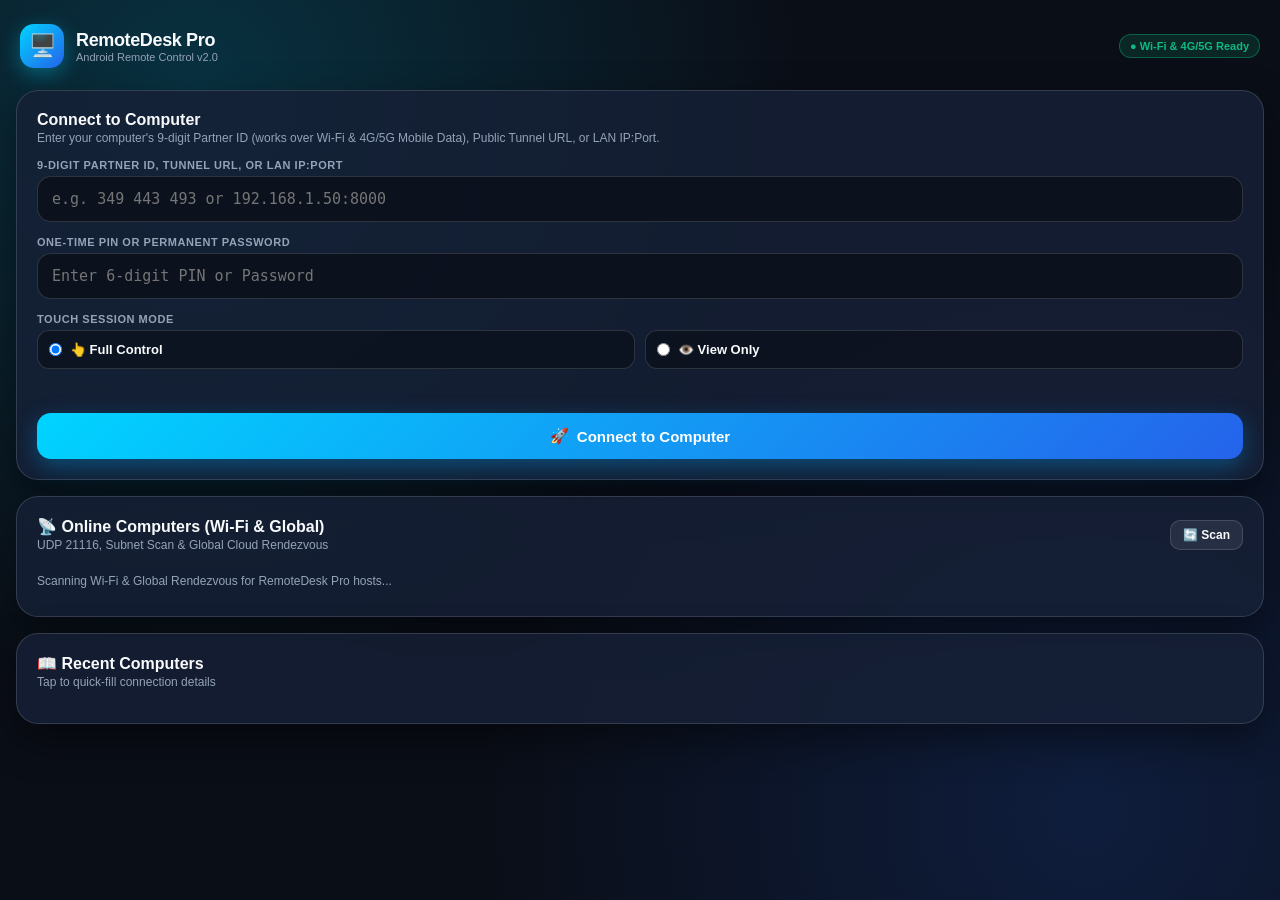
<file: android/app/src/main/assets/mobile_hub.html>
<!DOCTYPE html>
<html lang="en">
<head>
  <meta charset="UTF-8" />
  <meta name="viewport" content="width=device-width, initial-scale=1.0, maximum-scale=1.0, user-scalable=no" />
  <title>RemoteDesk Pro — Android Client</title>
  <style>
    :root {
      --bg: #0A0E17;
      --card: rgba(22, 32, 54, 0.82);
      --border: rgba(255, 255, 255, 0.14);
      --accent: #00D4FF;
      --accent-blue: #2563EB;
      --text: #F8FAFC;
      --muted: #94A3B8;
      --green: #10B981;
      --red: #EF4444;
    }
    * { box-sizing: border-box; margin: 0; padding: 0; -webkit-tap-highlight-color: transparent; }
    body {
      font-family: -apple-system, BlinkMacSystemFont, 'Segoe UI', Roboto, sans-serif;
      background: var(--bg);
      background-image:
        radial-gradient(circle at 15% 10%, rgba(0, 212, 255, 0.18) 0%, transparent 45%),
        radial-gradient(circle at 85% 90%, rgba(37, 99, 235, 0.18) 0%, transparent 45%);
      color: var(--text);
      min-height: 100vh;
      padding: 18px 16px 32px;
      display: flex;
      flex-direction: column;
      gap: 16px;
    }
    .header {
      display: flex;
      align-items: center;
      justify-content: space-between;
      padding: 6px 4px;
    }
    .brand {
      display: flex;
      align-items: center;
      gap: 12px;
    }
    .logo {
      width: 44px;
      height: 44px;
      border-radius: 14px;
      background: linear-gradient(135deg, var(--accent), var(--accent-blue));
      display: flex;
      align-items: center;
      justify-content: center;
      font-size: 22px;
      box-shadow: 0 6px 20px rgba(0, 212, 255, 0.35);
    }
    .title { font-size: 18px; font-weight: 800; letter-spacing: -0.02em; }
    .subtitle { font-size: 11px; color: var(--muted); }
    .badge {
      background: rgba(16, 185, 129, 0.15);
      border: 1px solid rgba(16, 185, 129, 0.4);
      color: var(--green);
      font-size: 11px;
      font-weight: 700;
      padding: 5px 10px;
      border-radius: 999px;
    }
    .card {
      background: var(--card);
      border: 1.5px solid var(--border);
      border-radius: 22px;
      padding: 20px;
      box-shadow: 0 16px 40px rgba(0, 0, 0, 0.45);
      display: flex;
      flex-direction: column;
      gap: 14px;
    }
    .card-title { font-size: 16px; font-weight: 800; }
    .card-sub { font-size: 12px; color: var(--muted); margin-top: 2px; }
    .label {
      font-size: 11px;
      font-weight: 700;
      text-transform: uppercase;
      letter-spacing: 0.05em;
      color: var(--muted);
      margin-bottom: 5px;
      display: block;
    }
    .input {
      width: 100%;
      background: rgba(10, 14, 23, 0.75);
      border: 1.5px solid var(--border);
      border-radius: 14px;
      padding: 13px 14px;
      color: var(--text);
      font-size: 15px;
      font-family: monospace;
      outline: none;
    }
    .input:focus { border-color: var(--accent); }
    .mode-grid {
      display: grid;
      grid-template-columns: 1fr 1fr;
      gap: 10px;
    }
    .mode-opt {
      background: rgba(10, 14, 23, 0.65);
      border: 1.5px solid var(--border);
      border-radius: 12px;
      padding: 11px;
      display: flex;
      align-items: center;
      gap: 8px;
      font-size: 13px;
      font-weight: 600;
    }
    .btn-primary {
      width: 100%;
      background: linear-gradient(135deg, var(--accent), var(--accent-blue));
      color: #fff;
      font-weight: 800;
      font-size: 15px;
      border: none;
      border-radius: 14px;
      padding: 14px;
      box-shadow: 0 8px 24px rgba(0, 166, 255, 0.35);
      display: flex;
      align-items: center;
      justify-content: center;
      gap: 8px;
    }
    .btn-secondary {
      background: rgba(255, 255, 255, 0.08);
      color: var(--text);
      border: 1px solid var(--border);
      border-radius: 10px;
      padding: 7px 12px;
      font-size: 12px;
      font-weight: 600;
    }
    .peer-list {
      display: flex;
      flex-direction: column;
      gap: 10px;
    }
    .peer-item {
      background: rgba(10, 14, 23, 0.65);
      border: 1px solid var(--border);
      border-radius: 14px;
      padding: 12px 14px;
      display: flex;
      align-items: center;
      justify-content: space-between;
    }
    .peer-name { font-weight: 700; font-size: 14px; }
    .peer-meta { font-family: monospace; font-size: 12px; color: var(--accent); margin-top: 2px; }
    .err { color: var(--red); font-size: 12px; font-weight: 600; min-height: 16px; }
  </style>
</head>
<body>

  <div class="header">
    <div class="brand">
      <div class="logo">🖥️</div>
      <div>
        <div class="title">RemoteDesk Pro</div>
        <div class="subtitle">Android Remote Control v2.0</div>
      </div>
    </div>
    <span class="badge">● Wi-Fi &amp; 4G/5G Ready</span>
  </div>

  <!-- Connect Card -->
  <div class="card">
    <div>
      <div class="card-title">Connect to Computer</div>
      <div class="card-sub">Enter your computer's 9-digit Partner ID (works over Wi-Fi &amp; 4G/5G Mobile Data), Public Tunnel URL, or LAN IP:Port.</div>
    </div>

    <div>
      <label class="label">9-Digit Partner ID, Tunnel URL, or LAN IP:Port</label>
      <input id="host-input" class="input" type="text" placeholder="e.g. 349 443 493 or 192.168.1.50:8000" autocomplete="off" />
    </div>

    <div>
      <label class="label">One-Time PIN or Permanent Password</label>
      <input id="pin-input" class="input" type="password" placeholder="Enter 6-digit PIN or Password" />
    </div>

    <div>
      <label class="label">Touch Session Mode</label>
      <div class="mode-grid">
        <label class="mode-opt">
          <input type="radio" name="mode" value="remote-control" checked />
          <span>👆 Full Control</span>
        </label>
        <label class="mode-opt">
          <input type="radio" name="mode" value="view-only" />
          <span>👁️ View Only</span>
        </label>
      </div>
    </div>

    <div id="err-box" class="err"></div>

    <button id="btn-connect" class="btn-primary">
      <span>🚀</span> Connect to Computer
    </button>
  </div>

  <!-- Auto-Discovered Computers on Wi-Fi & Global Rendezvous -->
  <div class="card">
    <div style="display:flex;justify-content:space-between;align-items:center;">
      <div>
        <div class="card-title">📡 Online Computers (Wi-Fi &amp; Global)</div>
        <div class="card-sub">UDP 21116, Subnet Scan &amp; Global Cloud Rendezvous</div>
      </div>
      <button id="btn-scan" class="btn-secondary">🔄 Scan</button>
    </div>
    <div id="peers-container" class="peer-list">
      <div style="color:var(--muted);font-size:12px;padding:8px 0;">Scanning Wi-Fi &amp; Global Rendezvous for RemoteDesk Pro hosts...</div>
    </div>
  </div>

  <!-- Saved Computers -->
  <div class="card">
    <div>
      <div class="card-title">📖 Recent Computers</div>
      <div class="card-sub">Tap to quick-fill connection details</div>
    </div>
    <div id="saved-container" class="peer-list"></div>
  </div>

  <script>
    const hostInput = document.getElementById('host-input');
    const pinInput = document.getElementById('pin-input');
    const errBox = document.getElementById('err-box');
    const peersContainer = document.getElementById('peers-container');
    const savedContainer = document.getElementById('saved-container');

    function escapeHtml(str) {
      if (!str) return '';
      return String(str)
        .replace(/&/g, '&amp;')
        .replace(/</g, '&lt;')
        .replace(/>/g, '&gt;')
        .replace(/"/g, '&quot;')
        .replace(/'/g, '&#39;');
    }

    function loadSaved() {
      if (window.AndroidBridge) {
        const last = window.AndroidBridge.getLastHost();
        if (last && !hostInput.value) hostInput.value = last;
        try {
          const list = JSON.parse(window.AndroidBridge.getSavedHosts() || '[]');
          renderSaved(list);
        } catch (e) {}
      }
    }

    function renderSaved(list) {
      savedContainer.innerHTML = '';
      if (!list || list.length === 0) {
        savedContainer.innerHTML = '<div style="color:var(--muted);font-size:12px;">No recent connections yet.</div>';
        return;
      }
      list.forEach((item) => {
        const div = document.createElement('div');
        div.className = 'peer-item';
        const displayId = item.machine_id ? `ID: ${item.machine_id} • ${item.host}` : item.host;
        div.innerHTML = `
          <div>
            <div class="peer-name">🖥️ ${escapeHtml(item.name || item.host)}</div>
            <div class="peer-meta">${escapeHtml(displayId)}</div>
          </div>
          <button class="btn-secondary">Select</button>
        `;
        div.onclick = () => {
          // Prefer 9-digit Partner ID so it works on both Wi-Fi and 4G/5G Mobile Data
          hostInput.value = item.machine_id || item.host;
          if (item.pin) pinInput.value = item.pin;
          pinInput.focus();
        };
        savedContainer.appendChild(div);
      });
    }

    let selectedPeerMeta = null;

    window.onAndroidPeersDiscovered = function(peers) {
      peersContainer.innerHTML = '';
      if (!peers || peers.length === 0) {
        peersContainer.innerHTML = '<div style="color:var(--muted);font-size:12px;">No local Wi-Fi hosts found. Enter your PC\'s 9-digit Partner ID above to connect over 4G/5G Mobile Data or another Wi-Fi network.</div>';
        return;
      }
      peers.forEach((p) => {
        const div = document.createElement('div');
        div.className = 'peer-item';
        div.innerHTML = `
          <div>
            <div class="peer-name">🟢 ${escapeHtml(p.hostname || 'Remote-PC')} (${escapeHtml(p.os || 'Windows')})</div>
            <div class="peer-meta">ID: ${escapeHtml(p.machine_id)} • ${escapeHtml(p.host_addr)}</div>
          </div>
          <button class="btn-secondary" style="border-color:var(--accent);color:var(--accent);">Connect</button>
        `;
        div.onclick = () => {
          selectedPeerMeta = p;
          hostInput.value = p.machine_id || p.host_addr;
          if (p.pin && p.pin !== '••••••') {
            pinInput.value = p.pin;
            if (window.AndroidBridge) window.AndroidBridge.vibrate(25);
            document.getElementById('btn-connect').click();
          } else {
            pinInput.focus();
            if (window.AndroidBridge) window.AndroidBridge.vibrate(20);
          }
        };
        peersContainer.appendChild(div);
      });
    };

    window.onAndroidConnectError = function(msg) {
      const btn = document.getElementById('btn-connect');
      if (btn) {
        btn.disabled = false;
        btn.innerHTML = '<span>🚀</span> Connect to Computer';
      }
      errBox.innerText = msg || 'Connection failed.';
    };

    document.getElementById('btn-scan').onclick = () => {
      peersContainer.innerHTML = '<div style="color:var(--accent);font-size:12px;">Scanning Wi-Fi subnet, UDP 21116 &amp; Global Rendezvous...</div>';
      if (window.AndroidBridge) window.AndroidBridge.startLanScan();
    };

    document.getElementById('btn-connect').onclick = () => {
      const host = hostInput.value.trim();
      const pin = pinInput.value.trim();
      const mode = document.querySelector('input[name="mode"]:checked').value;

      if (!host) {
        errBox.innerText = 'Please enter your computer\'s 9-digit Partner ID (e.g. 349 443 493) or LAN IP:Port.';
        return;
      }
      if (!pin) {
        errBox.innerText = 'Please enter the 6-digit PIN or Permanent Password.';
        return;
      }

      errBox.innerText = '';
      const btn = document.getElementById('btn-connect');
      btn.disabled = true;
      btn.innerHTML = '<span>⏳</span> Resolving &amp; Connecting...';

      if (window.AndroidBridge) {
        try {
          const machineId = (selectedPeerMeta && (selectedPeerMeta.machine_id === host || selectedPeerMeta.host_addr === host))
            ? selectedPeerMeta.machine_id
            : (/^[\d\s-]{6,14}$/.test(host) ? host : '');
          const pubUrl = (selectedPeerMeta && selectedPeerMeta.public_url) ? selectedPeerMeta.public_url : '';
          const hostName = (selectedPeerMeta && selectedPeerMeta.hostname) ? selectedPeerMeta.hostname : host;
          const list = JSON.parse(window.AndroidBridge.getSavedHosts() || '[]').filter(
            x => x.host !== host && (!machineId || x.machine_id !== machineId)
          );
          list.unshift({ host, machine_id: machineId, public_url: pubUrl, pin, name: hostName });
          window.AndroidBridge.saveHostsJson(JSON.stringify(list.slice(0, 6)));
        } catch (e) {}
        window.AndroidBridge.connectToHost(host, pin, mode);
      }
    };

    loadSaved();
    if (window.AndroidBridge) {
      window.AndroidBridge.startLanScan();
    }
  </script>
</body>
</html>
</file>
